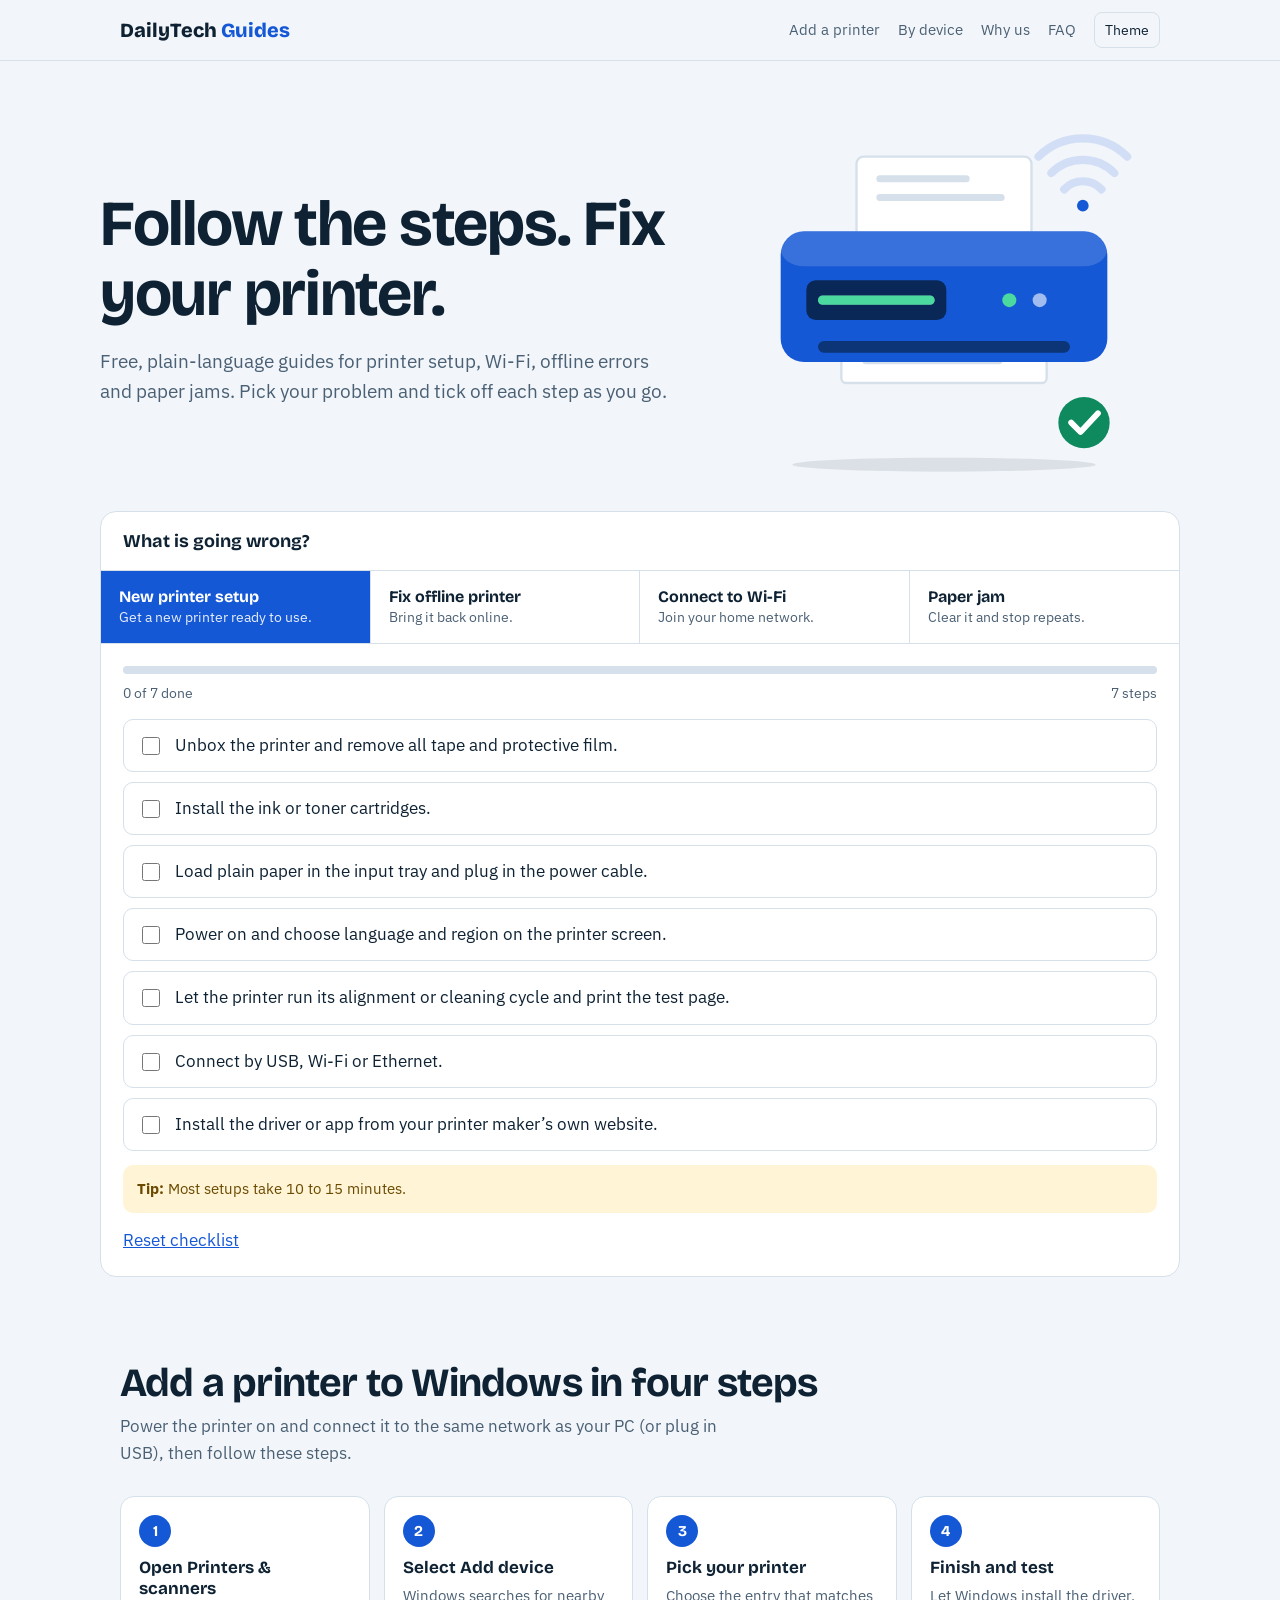
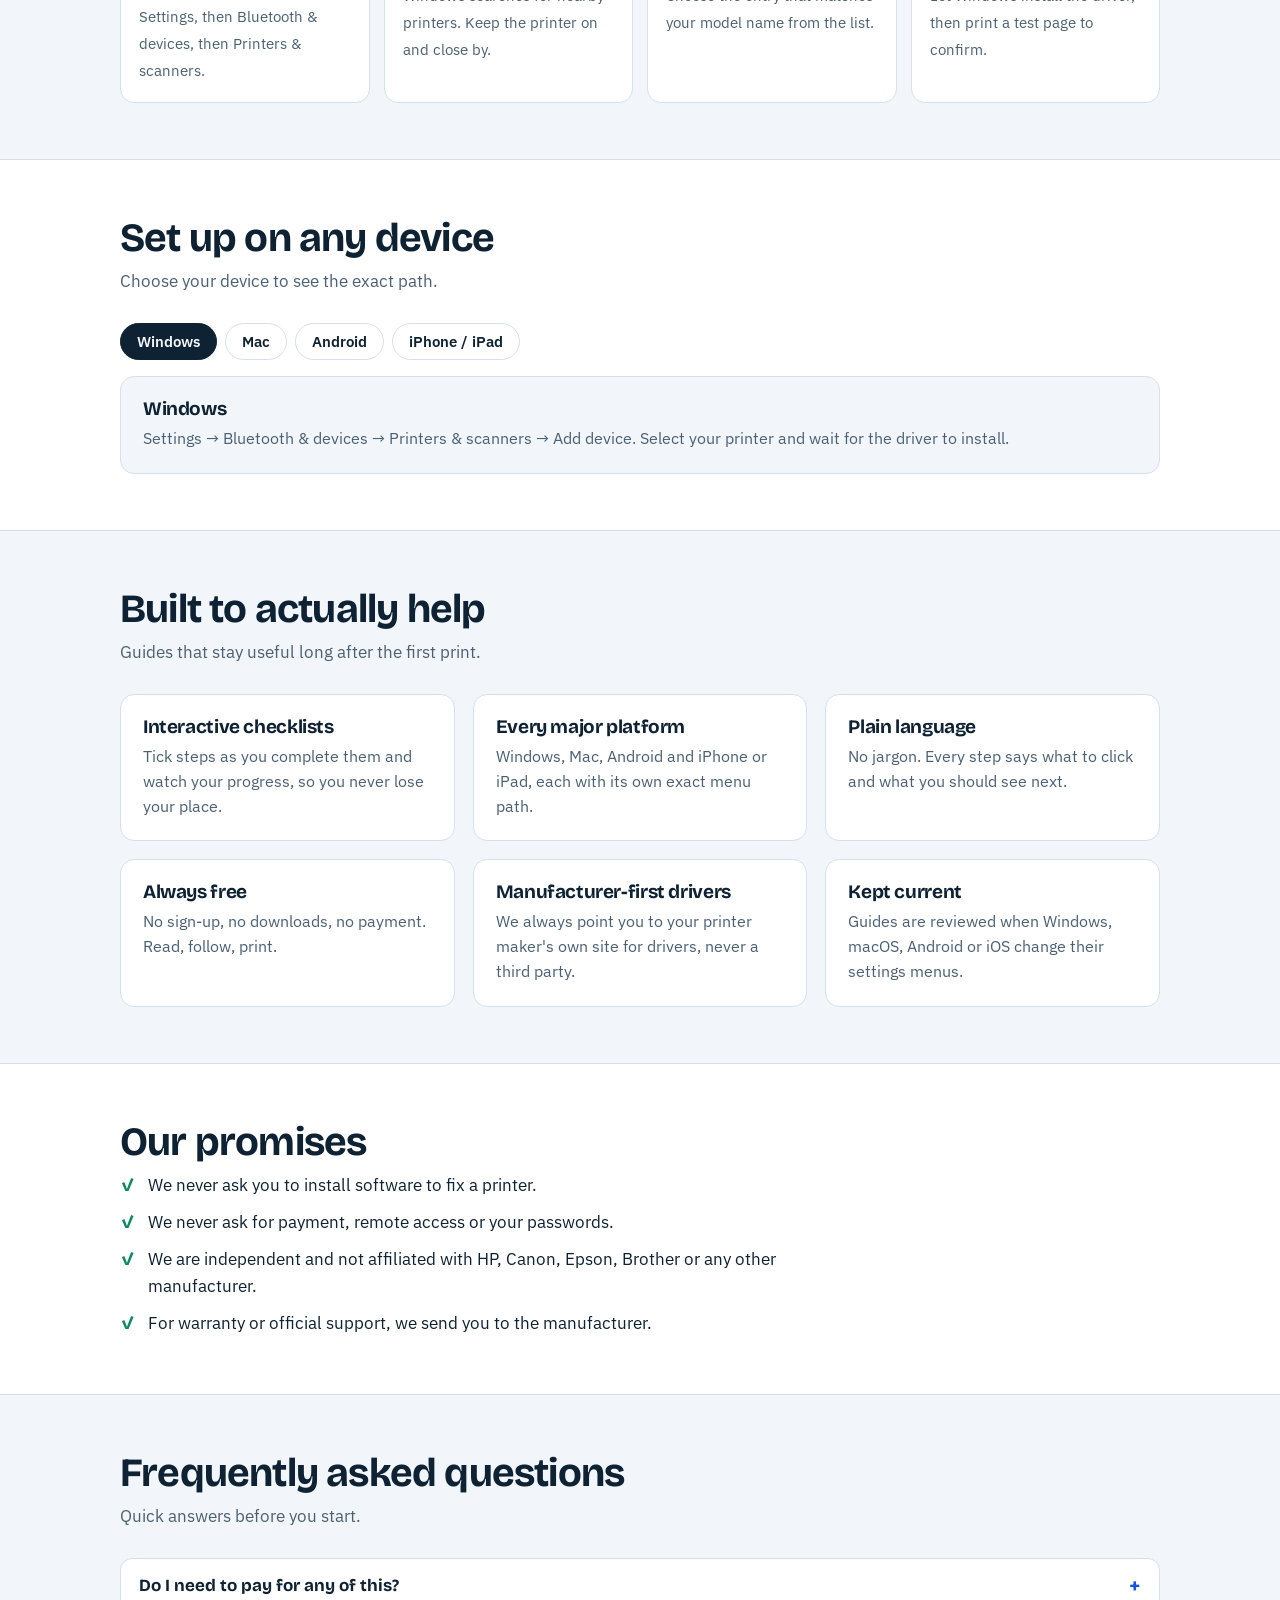
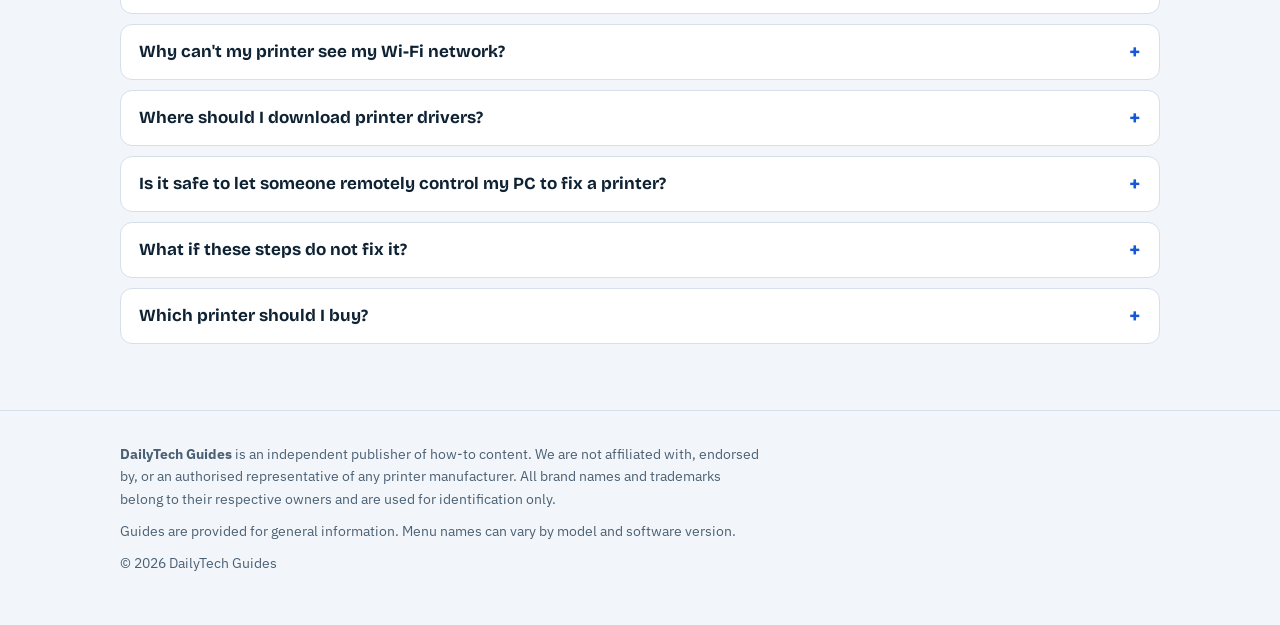
<file: index.html>
<!DOCTYPE html>
<html lang="en">
<head>
<meta charset="utf-8">
<meta name="viewport" content="width=device-width, initial-scale=1, viewport-fit=cover">
<title>DailyTech Guides: free printer setup and troubleshooting</title>
<meta name="description" content="Free, step-by-step guides to set up a printer, fix an offline printer, connect to Wi-Fi and clear paper jams.">
<link rel="preconnect" href="https://fonts.googleapis.com">
<link href="https://fonts.googleapis.com/css2?family=Bricolage+Grotesque:wght@600;700;800&family=IBM+Plex+Sans:wght@400;500;600&display=swap" rel="stylesheet">
<link rel="stylesheet" href="style.css">
</head>
<body>
<header><div class="wrap">
<a class="logo" href="#top">DailyTech<i> Guides</i></a>
<nav aria-label="Main"><a href="#setup">Add a printer</a><a href="#devices">By device</a><a href="#why">Why us</a><a href="#faq">FAQ</a><button class="tbtn" id="theme" aria-label="Toggle dark mode">Theme</button></nav>
</div></header>

<main id="top">
<div class="wrap hero">
<div class="banner">
<div>
<h1>Follow the steps. Fix your printer.</h1>
<p>Free, plain-language guides for printer setup, Wi-Fi, offline errors and paper jams. Pick your problem and tick off each step as you go.</p>
</div>
<svg class="art" viewBox="0 0 360 310" role="img" aria-label="Animated printer printing a page while connected to Wi-Fi">
<g fill="none" stroke="var(--brand)" stroke-width="7" stroke-linecap="round">
<path class="w1" d="M283 62a22 22 0 0 1 32 0"/>
<path class="w2" d="M272 48a38 38 0 0 1 54 0"/>
<path class="w3" d="M261 34a54 54 0 0 1 76 0"/>
</g>
<circle cx="299" cy="76" r="5" fill="var(--brand)"/>
<g class="sheet-in">
<rect x="105" y="34" width="150" height="80" rx="6" fill="var(--surface)" stroke="var(--line)" stroke-width="2"/>
<rect x="122" y="50" width="80" height="6" rx="3" fill="var(--line)"/>
<rect x="122" y="66" width="110" height="6" rx="3" fill="var(--line)"/>
</g>
<g class="paper">
<rect x="92" y="118" width="176" height="110" rx="4" fill="var(--surface)" stroke="var(--line)" stroke-width="2"/>
<rect x="110" y="176" width="90" height="7" rx="3.5" fill="var(--brand)"/>
<rect x="110" y="192" width="140" height="6" rx="3" fill="var(--line)"/>
<rect x="110" y="206" width="120" height="6" rx="3" fill="var(--line)"/>
</g>
<rect x="40" y="98" width="280" height="112" rx="20" fill="var(--brand)"/>
<rect x="40" y="98" width="280" height="30" rx="20" fill="#fff" opacity=".15"/>
<rect x="72" y="192" width="216" height="10" rx="5" fill="#06182c" opacity=".55"/>
<rect x="62" y="140" width="120" height="34" rx="8" fill="#06182c" opacity=".75"/>
<rect x="72" y="153" width="100" height="8" rx="4" fill="#fff" opacity=".25"/>
<rect class="pbar" x="72" y="153" width="100" height="8" rx="4" fill="#4cd9a0"/>
<circle class="led" cx="236" cy="157" r="6" fill="#4cd9a0"/>
<circle cx="262" cy="157" r="6" fill="#fff" opacity=".6"/>
<g class="badge">
<circle cx="300" cy="262" r="22" fill="var(--ok)"/>
<path d="M289 262l8 8 15-16" fill="none" stroke="#fff" stroke-width="5" stroke-linecap="round" stroke-linejoin="round"/>
</g>
<ellipse cx="180" cy="298" rx="130" ry="6" fill="var(--ink)" opacity=".1"/>
</svg>
</div>

<div class="tool" id="tool">
<div class="tool-h">What is going wrong?</div>
<div class="picks" role="tablist" aria-label="Choose your issue" id="picks"></div>
<div class="panel" role="tabpanel" id="panel" aria-live="polite"></div>
</div>
</div>

<section id="setup"><div class="wrap">
<h2>Add a printer to Windows in four steps</h2>
<p class="lead">Power the printer on and connect it to the same network as your PC (or plug in USB), then follow these steps.</p>
<ol class="walk">
<li><b>Open Printers &amp; scanners</b><span>Settings, then Bluetooth &amp; devices, then Printers &amp; scanners.</span></li>
<li><b>Select Add device</b><span>Windows searches for nearby printers. Keep the printer on and close by.</span></li>
<li><b>Pick your printer</b><span>Choose the entry that matches your model name from the list.</span></li>
<li><b>Finish and test</b><span>Let Windows install the driver, then print a test page to confirm.</span></li>
</ol>
</div></section>

<section class="alt" id="devices"><div class="wrap">
<h2>Set up on any device</h2>
<p class="lead">Choose your device to see the exact path.</p>
<div class="os" role="tablist" aria-label="Device" id="os"></div>
<div class="card" id="osbody" role="tabpanel" aria-live="polite"></div>
</div></section>

<section id="why"><div class="wrap">
<h2>Built to actually help</h2>
<p class="lead">Guides that stay useful long after the first print.</p>
<div class="cols">
<div class="card"><h3>Interactive checklists</h3><p>Tick steps as you complete them and watch your progress, so you never lose your place.</p></div>
<div class="card"><h3>Every major platform</h3><p>Windows, Mac, Android and iPhone or iPad, each with its own exact menu path.</p></div>
<div class="card"><h3>Plain language</h3><p>No jargon. Every step says what to click and what you should see next.</p></div>
<div class="card"><h3>Always free</h3><p>No sign-up, no downloads, no payment. Read, follow, print.</p></div>
<div class="card"><h3>Manufacturer-first drivers</h3><p>We always point you to your printer maker's own site for drivers, never a third party.</p></div>
<div class="card"><h3>Kept current</h3><p>Guides are reviewed when Windows, macOS, Android or iOS change their settings menus.</p></div>
</div>
</div></section>

<section class="alt"><div class="wrap">
<h2>Our promises</h2>
<ul class="rules">
<li>We never ask you to install software to fix a printer.</li>
<li>We never ask for payment, remote access or your passwords.</li>
<li>We are independent and not affiliated with HP, Canon, Epson, Brother or any other manufacturer.</li>
<li>For warranty or official support, we send you to the manufacturer.</li>
</ul>
</div></section>

<section id="faq"><div class="wrap">
<h2>Frequently asked questions</h2><p class="lead">Quick answers before you start.</p>
<details><summary>Do I need to pay for any of this?</summary><p>No. Every guide on DailyTech Guides is free to read and follow.</p></details>
<details><summary>Why can't my printer see my Wi-Fi network?</summary><p>Many printers only support 2.4 GHz networks. Move the printer closer to the router, check the network band, and restart both devices.</p></details>
<details><summary>Where should I download printer drivers?</summary><p>Only from the website of your printer's manufacturer. Search for your exact model number plus "drivers" and check the address belongs to the brand.</p></details>
<details><summary>Is it safe to let someone remotely control my PC to fix a printer?</summary><p>Be very careful. Genuine printer setup rarely needs remote access. Never give remote access, card details or passwords to anyone who contacted you first.</p></details>
<details><summary>What if these steps do not fix it?</summary><p>Contact your printer maker's official support with your model and serial number. They can also confirm warranty cover.</p></details>
<details><summary>Which printer should I buy?</summary><p>For occasional printing, a compact inkjet is fine. For high volume, an ink-tank or laser printer usually costs less per page.</p></details>
</div></section>
</main>

<footer><div class="wrap">
<p><b>DailyTech Guides</b> is an independent publisher of how-to content. We are not affiliated with, endorsed by, or an authorised representative of any printer manufacturer. All brand names and trademarks belong to their respective owners and are used for identification only.</p>
<p>Guides are provided for general information. Menu names can vary by model and software version.</p>
<p>&copy; 2026 DailyTech Guides</p>
</div></footer>

<script src="script.js"></script>
</body>
</html>
</file>
<file: style.css>
:root{--bg:#f2f6fa;--surface:#fff;--ink:#0e2233;--muted:#4b6074;--line:#d5e0ea;--brand:#1558d6;--brand-ink:#fff;--tip:#fff4d6;--tipink:#6b4a00;--ok:#0f8a5f;
--h:'Bricolage Grotesque','Trebuchet MS',system-ui,sans-serif;--b:'IBM Plex Sans',system-ui,-apple-system,'Segoe UI',sans-serif;
box-sizing:border-box;padding-top:env(safe-area-inset-top,0px);padding-bottom:env(safe-area-inset-bottom,0px)}
@media (prefers-color-scheme:dark){:root:not([data-theme="light"]){--bg:#0b1722;--surface:#122434;--ink:#e8f0f7;--muted:#9fb3c5;--line:#25405a;--brand:#6aa2ff;--brand-ink:#06182c;--tip:#3a2f10;--tipink:#ffd98a;--ok:#4cd9a0;color-scheme:dark}}
:root[data-theme="dark"]{--bg:#0b1722;--surface:#122434;--ink:#e8f0f7;--muted:#9fb3c5;--line:#25405a;--brand:#6aa2ff;--brand-ink:#06182c;--tip:#3a2f10;--tipink:#ffd98a;--ok:#4cd9a0;color-scheme:dark}
html{scroll-padding-top:env(safe-area-inset-top,0px);scroll-behavior:smooth}
*{box-sizing:border-box}
body{margin:0;background:var(--bg);color:var(--ink);font:400 17px/1.6 var(--b)}
h1,h2,h3{font-family:var(--h);line-height:1.1;margin:0;letter-spacing:-.02em}
a{color:var(--brand)}
:focus-visible{outline:3px solid var(--brand);outline-offset:2px}
.wrap{max-width:1080px;margin:0 auto;padding:0 20px}
header{position:sticky;top:env(safe-area-inset-top,0px);z-index:5;background:var(--bg);border-bottom:1px solid var(--line)}
header .wrap{display:flex;align-items:center;justify-content:space-between;height:60px;gap:12px}
.logo{font:800 20px var(--h);color:var(--ink);text-decoration:none}
.logo i{font-style:normal;color:var(--brand)}
nav{display:flex;gap:18px;align-items:center;font-size:15px}
nav a{color:var(--muted);text-decoration:none}nav a:hover{color:var(--ink)}
.tbtn{background:none;border:1px solid var(--line);color:var(--ink);border-radius:8px;padding:6px 10px;cursor:pointer;font:inherit;font-size:14px}
@media(max-width:640px){nav a{display:none}}
.hero{padding:56px 0 28px}
.hero h1{font-size:clamp(36px,6vw,64px);max-width:15ch}
.hero p{color:var(--muted);max-width:56ch;font-size:19px;margin:16px 0 0}
.banner{display:grid;grid-template-columns:1.1fr .9fr;gap:32px;align-items:center}
.art{width:100%;max-width:420px;justify-self:center;height:auto}
@media(max-width:820px){.banner{grid-template-columns:1fr}.art{max-width:320px}}
.paper{animation:out 6s ease-in-out infinite}
.sheet-in{animation:bob 3s ease-in-out infinite}
.led{animation:blink 1.2s steps(2,start) infinite}
.w1,.w2,.w3{opacity:.15;animation:wifi 2.4s ease-in-out infinite}
.w2{animation-delay:.35s}.w3{animation-delay:.7s}
.pbar{transform-origin:left center;animation:fill 6s ease-in-out infinite}
.badge{transform-box:fill-box;transform-origin:center;animation:pop 6s ease-in-out infinite}
@keyframes out{0%,6%{transform:translateY(0);opacity:1}55%,88%{transform:translateY(72px);opacity:1}96%{transform:translateY(72px);opacity:0}100%{transform:translateY(0);opacity:0}}
@keyframes bob{50%{transform:translateY(-4px)}}
@keyframes blink{50%{opacity:.25}}
@keyframes wifi{0%,100%{opacity:.15}40%{opacity:1}}
@keyframes fill{0%,6%{transform:scaleX(.05)}55%,90%{transform:scaleX(1)}100%{transform:scaleX(.05)}}
@keyframes pop{0%,55%{transform:scale(0);opacity:0}65%{transform:scale(1.2);opacity:1}72%,88%{transform:scale(1);opacity:1}96%,100%{transform:scale(0);opacity:0}}
.tool{margin-top:32px;background:var(--surface);border:1px solid var(--line);border-radius:16px;overflow:hidden}
.tool-h{padding:18px 22px;border-bottom:1px solid var(--line);font:700 18px var(--h)}
.picks{display:grid;grid-template-columns:repeat(4,1fr);gap:0;border-bottom:1px solid var(--line)}
.picks button{all:unset;cursor:pointer;padding:16px 18px;border-right:1px solid var(--line);display:block}
.picks button:last-child{border-right:0}
.picks b{display:block;font:700 16px var(--h)}
.picks span{font-size:14px;color:var(--muted);line-height:1.4;display:block;margin-top:2px}
.picks button[aria-selected="true"]{background:var(--brand);color:var(--brand-ink)}
.picks button[aria-selected="true"] span{color:inherit;opacity:.9}
.picks button:focus-visible{outline:3px solid var(--ink);outline-offset:-3px}
@media(max-width:760px){.picks{grid-template-columns:1fr 1fr}.picks button:nth-child(2){border-right:0}.picks button:nth-child(-n+2){border-bottom:1px solid var(--line)}}
.panel{padding:22px}
.bar{height:8px;background:var(--line);border-radius:99px;overflow:hidden}
.bar div{height:100%;width:0;background:var(--ok);transition:width .3s}
.prog{display:flex;justify-content:space-between;font-size:14px;color:var(--muted);margin:8px 0 14px}
.steps{list-style:none;margin:0;padding:0;display:grid;gap:10px}
.steps label{display:flex;gap:12px;align-items:flex-start;padding:12px 14px;border:1px solid var(--line);border-radius:10px;cursor:pointer}
.steps input{margin-top:5px;width:18px;height:18px;accent-color:var(--ok);flex:none}
.steps input:checked+span{color:var(--muted);text-decoration:line-through}
.tip{margin-top:14px;background:var(--tip);color:var(--tipink);padding:12px 14px;border-radius:10px;font-size:15px}
.done{display:none;margin-top:14px;padding:12px 14px;border:1px solid var(--ok);border-radius:10px;color:var(--ok);font-weight:600}
.reset{margin-top:14px;background:none;border:0;color:var(--brand);cursor:pointer;font:inherit;padding:0;text-decoration:underline}
section{padding:56px 0}
section h2{font-size:clamp(28px,4vw,40px);margin-bottom:8px}
.lead{color:var(--muted);max-width:60ch;margin:0 0 28px}
.os{display:flex;gap:8px;flex-wrap:wrap;margin-bottom:16px}
.os button{border:1px solid var(--line);background:var(--surface);color:var(--ink);border-radius:99px;padding:8px 16px;font:600 15px var(--b);cursor:pointer}
.os button[aria-selected="true"]{background:var(--ink);color:var(--bg);border-color:var(--ink)}
.walk{display:grid;grid-template-columns:repeat(auto-fit,minmax(220px,1fr));gap:14px;counter-reset:s}
.walk li{list-style:none;background:var(--surface);border:1px solid var(--line);border-radius:14px;padding:18px;counter-increment:s}
.walk li:before{content:counter(s);display:grid;place-items:center;width:32px;height:32px;border-radius:50%;background:var(--brand);color:var(--brand-ink);font:700 15px var(--h);margin-bottom:10px}
.walk{padding:0;margin:0}
.walk b{font:700 17px var(--h);display:block;margin-bottom:4px}
.walk span{font-size:15px;color:var(--muted)}
.cols{display:grid;grid-template-columns:repeat(auto-fit,minmax(260px,1fr));gap:18px}
.card{background:var(--surface);border:1px solid var(--line);border-radius:14px;padding:22px}
.card h3{font-size:19px;margin-bottom:6px}.card p{margin:0;color:var(--muted);font-size:15.5px}
.alt{background:var(--surface);border-block:1px solid var(--line)}
.alt .card{background:var(--bg)}
details{background:var(--surface);border:1px solid var(--line);border-radius:12px;padding:0 18px;margin-bottom:10px}
summary{cursor:pointer;padding:16px 0;font:700 17px var(--h);list-style:none;display:flex;justify-content:space-between;gap:12px}
summary::after{content:"+";color:var(--brand);font-size:22px;line-height:1}
details[open] summary::after{content:"\2212"}
details p{margin:0 0 16px;color:var(--muted)}
.rules{display:grid;gap:10px;padding:0;margin:0;list-style:none;max-width:70ch}
.rules li{padding-left:28px;position:relative}
.rules li:before{content:"\2713";position:absolute;left:0;color:var(--ok);font-weight:700}
footer{border-top:1px solid var(--line);padding:32px 0 40px;font-size:14px;color:var(--muted)}
footer p{max-width:80ch;margin:0 0 10px}
@media(prefers-reduced-motion:reduce){*{transition:none!important;scroll-behavior:auto!important;animation:none!important}.paper{transform:translateY(72px)}.badge{transform:scale(1);opacity:1}.w1,.w2,.w3{opacity:1}}
</file>
